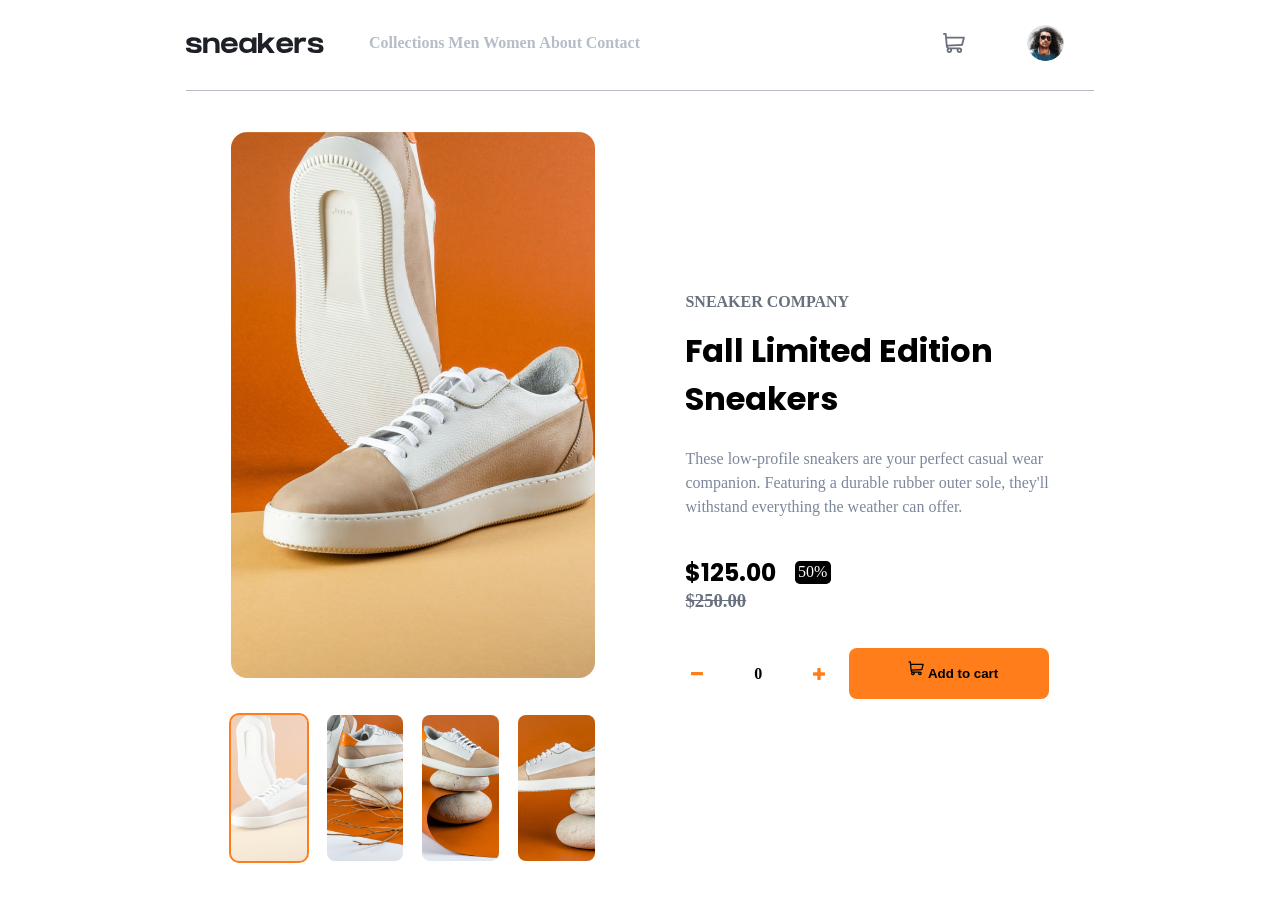
<file: index.html>
<!DOCTYPE html>
<html lang="en">
<head>
  <meta charset="UTF-8">
  <meta name="viewport" content="width=device-width, initial-scale=1.0"> <!-- displays site properly based on user's device -->

  <link rel="icon" type="image/png" sizes="32x32" href="./images/favicon-32x32.png">
  
  <title>Frontend Mentor | E-commerce product page</title>

  <!-- Feel free to remove these styles or customise in your own stylesheet 👍 -->
  <style>
    .attribution { font-size: 0.6875rem; text-align: center; }
    .attribution a { color: hsl(228, 45%, 44%); }
  </style>
  <link rel="stylesheet" href="./styles.css">
</head>
<body>
  <!-- modal -->
      <div class="modal-container">
          <div class="modal">
            <button class="modal-cross"><img class="svgcross" src="./images/icon-close.svg" alt="cross"></button>
            <div class="modal-buttons">
              <button class="modal-prev com"><img class="svgprev" src="./images/icon-previous.svg" alt="prev"></button>
              <button class="modal-next"><img class="svgnext" src="./images/icon-next.svg" alt="next"></button>
            </div>
            <div class="modal-select">
              <div class="modal-image1 sel"></div>
              <div class="modal-image2"></div>
              <div class="modal-image3"></div>
              <div class="modal-image4"></div>
            </div>
          </div>
      </div>
  <main>
    
    <header>
      <div class="left">
        <img src="./images/icon-menu.svg" alt="select">
        <div><img src="./images/logo.svg                                                                                 " alt=""></div>

      <div class="alt">
        <div class="altchild">
        <div class="close">
          <img src="./images/icon-close.svg" alt="close">
        </div>
        <ul class="select">
        <li>Collections</li>
        <li>Men</li>
        <li>Women</li>
        <li>About</li>
        <li>Contact</li>
      </ul>
        </div>
      <div class="shade"></div>
      </div>  

      </div>

      <ul class="right">
        <li id="right">
          <div class="cart">
            <img src="./images/icon-cart.svg" alt="cart">
            <!-- <span>3</span> -->
          </div>
          <div class="cartitems">
            <div><p>Cart</p></div>
            <div>
              <div class="show">
                <p>Your cart is empty</p>
                <div class="product">
                
                  <div class="product_quantity" >
                    <img src="./images/image-product-1-thumbnail.jpg" alt="product">
                    <div class="description"><p>Fall Limited Edition Sneakers</p><div class="pricecart"><p>$125.00</p>x <p>3</p><b>$375.00</b></div></div>
                    <img class="delete" src="./images/icon-delete.svg" alt="delete">
                  </div>
                  <button>Checkout</button>
                </div>
              </div>
            </div>
          </div>
        </li>
        <li><img class="avatar" src="./images/image-avatar.png" alt="avatar"></li>
      </ul>
    </header>

    <!-- mid -->
    <div class="mid">
      <!-- left -->
      <div class="mid-left">
        <!-- <img id="image" src="./images/image-product-1.jpg" alt=""> -->
        <div class="image">
        </div>    
          <!-- container -->
          <div class="container">
            <div class="pic def" style="background-image: url(./images/image-product-1.jpg);"></div>
            <div class="pic " style="background-image: url(./images/image-product-2.jpg);"></div>
            <div class="pic " style="background-image: url(./images/image-product-3.jpg);"></div>
            <div class="pic " style="background-image: url(./images/image-product-4.jpg);"></div>
            
          </div>
          <div class="buttons">
            <button class="prev"><img src="./images/icon-previous.svg" alt="move-left"></button>
            <button class="next"><img src="./images/icon-next.svg" alt="move-right"></button>
          </div>      
      </div>

      <!-- right -->
      <div class="mid-right">
        <div class="details">
          <p>SNEAKER COMPANY</p>
          <h1>Fall Limited Edition Sneakers</h1>
          <p>These low-profile sneakers are your perfect casual wear companion. Featuring a durable rubber outer sole, they'll withstand everything the weather can offer.</p>
        </div>
        
        <div class="price">
          <div><h2>$125.00</h2> <span class="discount">50%</span></div>
          <h3>$250.00</h3>
        </div>

        <div class="add-cart">
          <div class="quantity">
            <button class="minus"><img src="./images/icon-minus.svg" alt="minus"></button>
            <span>0</span>
            <button class="plus"><img src="./images/icon-plus.svg" alt="plus "></button>
          </div>
          <button class="submit"><img src="./images/icon-cart.svg" alt="">Add to cart</button>
      </div>
    </div>
    </div>
  </main>

  <!-- <footer class="attribution">
    Challenge by <a href="https://www.frontendmentor.io?ref=challenge">Frontend Mentor</a>. 
    Coded by <a href="#">Your Name Here</a>.
  </footer> -->
  <script src="./script.js"></script>
</body>
</html>
</file>
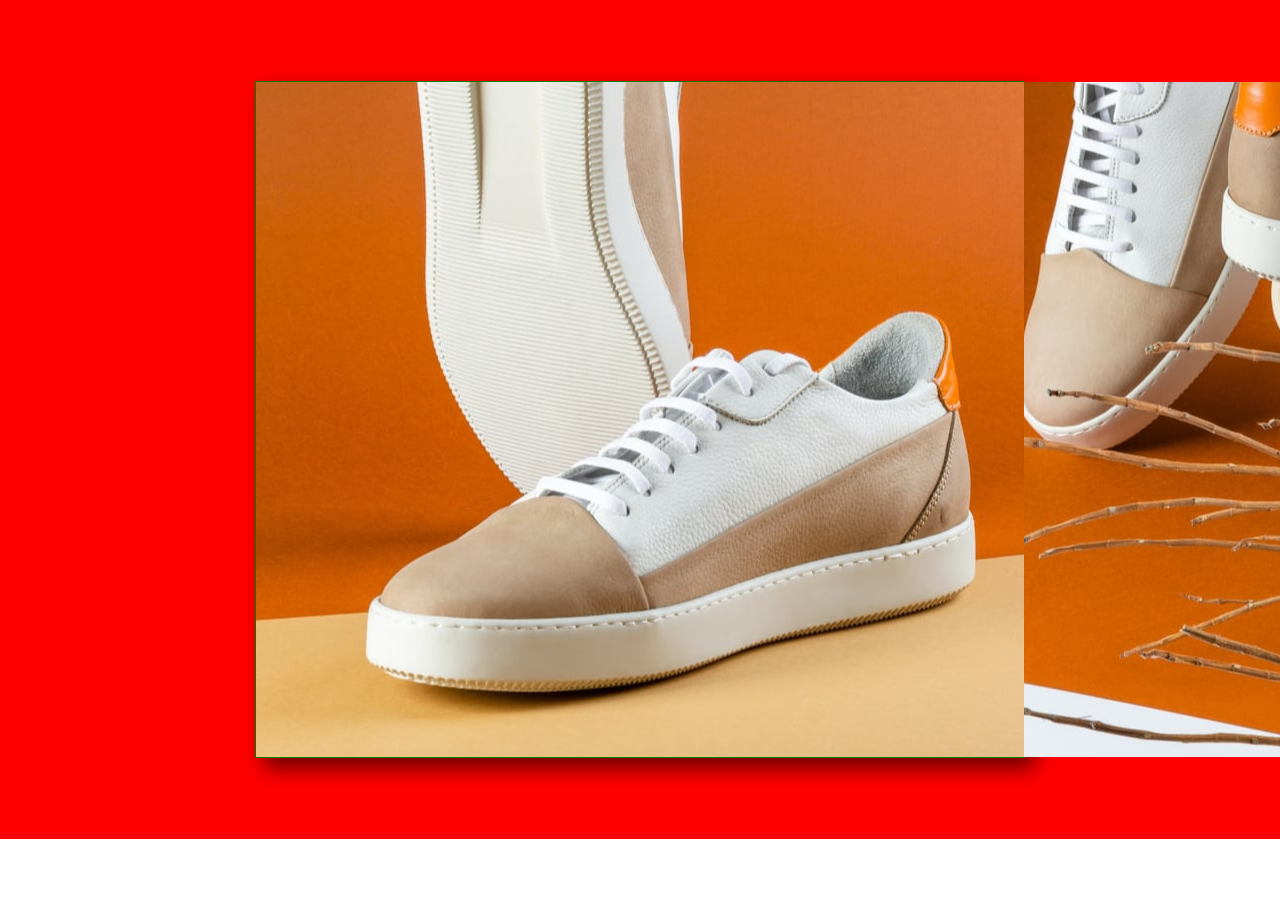
<file: slide.html>
<!DOCTYPE html>
<html lang="en">

<head>
    <meta charset="UTF-8">
    <meta name="viewport" content="width=device-width, initial-scale=1.0">
    <title>Document</title>
    <style>
        *{
            margin:0;
            padding:0;
        }
        .container{
            position: relative;
            border:1px solid red;
            background-color:red;
        }
        /* wrapper child of container */
        .container .wrapper{
            width:60vw;
            height:75vh;
            box-shadow: 10px 10px 20px rgba(0, 0, 0, 0.6);
            margin:5rem auto;
            border:1px solid green;
            background-color: green;
            /* overflow: hidden; */
        }
        /* holds images */
        .container .wrapper-holder{
            background-color: yellow;
            display: grid;
            grid-template-columns: repeat(4,100%);
            height:100%;
            width:100%;
            animation: slider 10s ease-in-out infinite alternate;
        }
        .container #slider-img-1{
            background-image: url(./images/image-product-1.jpg);
            background-position: center;
        }
        .container #slider-img-2{
            background-image: url(./images/image-product-2.jpg);
            background-position: center;
        }
        .container #slider-img-3{
            background-image: url(./images/image-product-4.jpg);
            background-position: center;
        }
        .container #slider-img-4{
            background-image: url(./images/image-product-1.jpg);
            background-position: center;
        }

        .container .button-holder .button{
            background-color: white;
            width:15px;
            height:15px;
            border-radius: 15px;
            display: inline-block;
            margin: .3rem;
        }
        .container .button-holder{
            position: absolute;
            left:45%;
            /* bottom:0%; */
        }
        @keyframes slider{
            0%{transform: translateX(0%);}
            10%{transform: translateX(-100%);}
            20%{transform: translateX(-100%);}
            30%{transform: translateX(-200%);}
            40%{transform: translateX(-200%);}
            50%{transform: translateX(-200%);}
            60%{transform: translateX(-300%);}
            70%{transform: translateX(-300%);}
            80%{transform: translateX(-300%);}
            /* 90%{transform: translateX(0%);} */
            /* 100%{transform: translateX(0%);} */
        }
    </style>
</head>

<body>
    <div class="container">
        <div class="wrapper">
            <!-- holds images -->
            <div class="wrapper-holder">
                <div id="slider-img-1"></div>
                <div id="slider-img-2"></div>
                <div id="slider-img-3"></div>
                <div id="slider-img-4"></div>
            </div>
        </div>
        <div class="button-holder">
            <a href="" class="button"></a>
            <a href="" class="button"></a>
            <a href="" class="button"></a>
            <a href="" class="button"></a>
        </div>
    </div>
</body>

</html>
</file>
<file: styles.css>
@import url('https://fonts.googleapis.com/css2?family=Inter:ital,opsz,wght@0,14..32,100..900;1,14..32,100..900&family=Kumbh+Sans:wght,YOPQ@100..900,300&display=swap');
@import url('https://fonts.googleapis.com/css2?family=Inter:ital,opsz,wght@0,14..32,100..900;1,14..32,100..900&family=Kumbh+Sans:wght,YOPQ@100..900,300&family=Poppins:ital,wght@0,100;0,200;0,300;0,400;0,500;0,600;0,700;0,800;0,900;1,100;1,200;1,300;1,400;1,500;1,600;1,700;1,800;1,900&display=swap');
/* Mobile */
@media screen and (max-width: 73.0625em) {
        html,body{
            padding:0;
            margin:0;
            
            font-style: normal;
        }
        *{
            font-family: "Inter", sans-serif;
        }
        body{
            width:100vw;
            /* height:100dvh; */
            padding-bottom:4rem;
            /* overflow: hidden; */
            /* background-color:green; */
        }
        main{
            height:100%;
            
        }
        header{
            display: flex;
            /* outline:1px solid red; */
            justify-content:center;
            gap:20%;
            height: 4rem;
            
            /* padding-top: 4%;
            padding-bottom:4%; */

        }
        .left{
            display: flex;
            justify-content:center;
            position: relative;
            gap:5%;
            align-items:center;
            outline:1px solid green;
            flex-basis:45%;
            /* height:5%; */
            justify-content: space-between;
        }
        h2{
            font-size:30px;
            margin:0;
            margin-bottom:0.375rem;
            font-weight:600;
            font-family: "Poppins", sans-serif;
        }
        .right{
            display: flex;
            justify-content:center;
            gap:20%;
            align-items:center;
            /* outline: 1px solid red; */
        }
        ul{
            margin:0;
            padding:0;
            /* display: none; */
        }
        li{
            list-style-type: none;
            margin:0;
            padding:0;
            /* outline:1px solid red;  */
        }
        .alt{
            padding:0;
            margin: 0;
            left:0;
            /* this fixed the issue */
            top:0;
            position: fixed;
            height:200dvh;
            /* display: flex; */
            display: none;
            
            width:100%;
            z-index: 1;
            /* border:12px solid red; */
            /* display:flex; */
            /* flex-shrink: 0; */
            /* aspect-ratio:1; */
        }
        .altchild{
            display: flex;
            box-sizing: border-box;
            flex-direction: column;
            padding-left:5%;
            padding-top: 5%;
            gap:3%;
            /* justify-items: center; */
            /* align-items:center; */
            /* padding-top: 4rem;
            padding-left:2rem; */
            background-color: hsl(0, 0%, 100%);
            flex-basis: 67%;


        }
        .altchild ul{
            /* margin-top:20%; */
            font-size:1.2rem;
            font-weight: 700;
        }
        .altchild li{
            line-height:3.2rem;
        }
        .shade{
            /* background-color: blue; */
            flex-basis:33%;
            background-color: hsl(0, 0%, 0%);
            opacity:0.7;
        }
        .right>li:last-of-type {
            flex-basis: 20%;
        }
        #right{
            position: relative;
        }
        .cart{
            position: relative;
        }
        .cart > span{
            position: absolute;
            background-color: hsl(26, 100%, 55%);
            border-radius: 50%;
            width:80%;
            text-align: center;
            font-size: 0.7rem;
            font-weight: 700;
            left:45%;
            color:white;
            top:-35%;
        }
       
        .cartitems{
            position: absolute;
            top:3.2rem;
            height:17rem;
            z-index: 1 ;
            border-radius:1rem;
            display: flex;
            flex-direction: column;
            width:97dvw;
            left:-18rem;
            background-color: white;
        }
        .cartitems > div:nth-child(1){
            display: flex;
            box-sizing: border-box;
            padding-left: 5%;
            align-items: center;
            position: relative;
            flex-basis:30%;
            border-bottom:1px solid hsl(220, 14%, 75%);
            /* background-color: green; */
        }
        .cartitems > div:nth-child(2){
            flex-basis:70%;
            /* border:1px solid green; */
            /* position:re lative; */
            /* 
            f index:-1;  */

            /* box-sizing: border-box; */
            /* padding-left: 5%; */
            /* display: flex;
            align-items: center;
            justify-content: center; */
            /* background-color: lightslategray; */
        }
        .cartitems > div:nth-child(1) > p{
            font-weight: 700;
            margin:0;
            font-size: 1.2rem;
        }
        /* .cartitems > div:nth-child(2) > p{
            color:red;
        } */
        .show{
            position:relative;
            height:100%;
            display: flex;
            justify-content: center;
            align-items: center;
            /* background-color:red; */
        }
        .show > p{
            margin:0;
            position: absolute;
            z-index:-1;
            font-weight: 700;
            color:hsl(219, 9%, 45%);
            /* top: 50%; */
            /* left: 50%; */
            /* transform: translate(-50%, -50%); */
            
            /* color:red; */
        }
        .product{
            background-color: hsl(0, 0%, 100%);
            /* display: flex; */
            flex-direction: column;
            height:100%;
            width:100%;
            display: flex;
            gap:6%;
            justify-content: center;
            align-items: center;
            flex-direction: column;
            border-radius:1rem; 
            /* background-color: green; */

        }
        .product > button{
            height:30%;
            width:90%;
            border-radius: 0.5rem;
            outline: none;
            border: 0;
            font-weight: 700;
            background-color: hsl(26, 100%, 55%);
            color: hsl(220, 13%, 13%);

        }
        .product > button:active{
            outline: none;
        }
        .product_quantity{
            display: flex;
            justify-content: center;
            gap:7%;
            align-items: center;
            /* border:1px solid red; */
            height: 40%;
            width:90%;
            /* background-color: orangered; */

        }
        .product_quantity > img:first-child{
            height:80%;
            /* min-height:0; */
            /* min-width:0; */
            /* display: block; */
            border-radius: 0.3rem;
            /* width:30%; */
            /* flex: 0 0 auto; */
            /* flex: 0 0 auto; */
            /* display: block; */
        }
        .product_quantity > div{
            display: flex;
            flex-direction: column;
            /* border:1px solid green; */
            gap:0.5rem;
        }
        .product_quantity >div  *{
            margin: 0;
        }
        .description p{
            color:hsl(219, 9%, 45%);
            font-weight: 400;
        }
        .description b{
            color:black;
        }

        .avatar{
            aspect-ratio: 1 / 1;
            width:100%;
        }
        .image{
            aspect-ratio: 1 / 0.8 ;
            width:100%;
            display:flex;
            justify-content:center;
            align-items: center;
            gap:70%;
        }
        .container{
            height:100%;
            /* position: relative; */
            width:100%;
            display: flex;
            /* outline:2px solid red;  */
            gap:20%;
            overflow:hidden;
        }
        .pic{
            flex:0 0 100%;
            /* position:absolute; */
            height:100%;
            width:100%;
            transition: 0.5s;
        }
        .container .pic:nth-child(1){
            background-position: center;
            background-size: cover;
            width:100%;
            height:100%;
        }
        .container .pic:nth-child(2){
            background-position: center;
            background-size: cover;
            width:100%;
            height:100%;
            /* left:120%; */
        }
        .container .pic:nth-child(3){
            background-position: center;
            background-size: cover;
            width:100%;
            /* left:120%; */
            height:100%;
        }
        .container .pic:nth-child(4){
            background-position: center;
            background-size: cover;
            width:100%;
            height:100%;
            /* left:240%; */
        }

        .buttons{
            /* border:1px solid red; */
            position: absolute;
            width:100%;
            display:flex;
            justify-content: space-around;
            gap:60%;
        }
        .buttons > button{
            /* outline:1px solid red; */
            width:10%;
            aspect-ratio: 1 / 1;
            display:flex;
            align-items: center;
            justify-content: center;
            border-radius:50%;
            background-color:white;
            padding:0;
            border:0;
        }
        .buttons > button > img{
            width:26%;
        }
        .mid-right{
            box-sizing: border-box;
            padding:1rem;
            display: flex;
            flex-direction: column;
            gap:1rem;
        }
        .details > p:first-of-type{
            font-weight: 600;
            font-size:0.8rem;
            letter-spacing:20%;
            color:hsl(219, 9%, 45%);
        }
        .details> p:last-of-type{
            line-height:1.6rem;
            color:hsl(219, 9%, 45%);
            font-weight:400;
        }
        .price{
            display: flex;
            justify-content: space-between;
        }
        .price > div{
            display: flex;
            align-items:center;
            justify-content:space-between;
            flex-basis:50%;
        } 
        .discount{
            background-color:hsl(0, 0%, 0%);
            color:hsl(0, 0%, 100%);
            padding:2% 4%;
            border-radius:14%;
            font-size: 0.8rem;
        }
        h3{
            font-size: 0.85rem;
            color:hsl(219, 9%, 45%);
            text-decoration:line-through;
        }
        .add-cart{
            display: flex;
            flex-direction: column;
            gap:1.5rem;
            
        }
        .quantity{
            display: flex;
            justify-content:space-between;
            align-items:center;
            box-sizing:border-box;
            padding:4% 8%;
            border-radius:0.6rem;
            background-color:hsl(220, 14%, 96%);
        }
        .quantity > span{
            font-weight: 700;
        }
        .quantity > button{
            width:10%;
            vertical-align: middle;
            aspect-ratio:1;
            display: flex;
            justify-content: center;
            align-items: center;
            background-color:hsl(220, 14%, 96%);
            border: 0;
        }
        .submit{
            display: flex;
            align-items:center;
            justify-content: center;
            gap:4%;
            aspect-ratio: 1 / 0.17;
            border-radius:1rem;
            /* box-shadow: none; */
            font-weight: 700;
            outline:none;
            border: 0;
            font-size: 1rem;
            background-color:hsl(26, 100%, 55%);
        }
        .submit:active {
            outline: none;
            box-shadow: rgba(0, 0, 0, 0.16) 0px 1px 4px, rgb(51, 51, 51) 0px 0px 0px 3px;
        }
        
        .submit >img{
            aspect-ratio:1 / 1;
            width:5%;
            outline: none;
        }
        .modal-container{
            display: hidden;
        }
}




/* Desktop */
@media screen and (min-width: 73.0625em) {
    
    html,body{
        margin:0;
        padding:0;
    }
    *{
        margin:0;
    }
    body{
        display: flex;
        justify-content: center;
        position: relative;
    }
    main{
       /* border:1px solid red; */
        width:71%;
        height:100vh;
    }
    header{
        display: flex;
        justify-content: space-between;
       /* border:1px solid yellowgreen; */
        height: 10%;
        border-bottom: 1px solid hsl(220, 14%, 75%) ;
    }
    .mid{
        height: 90%;
        display: flex;
        justify-content: center;
        align-items: center;
        gap:10%;
    }
    /* Modal */
    .modal-container{
        position:absolute;
        width:100%;
        height: 100%;
        z-index: 1;
        top:0;
        /* background-color: hsl(0, 0%, 0%);
        opacity:0.7; */
        background-color: hsla(0, 0%, 0%, 0.8);
        /* none to flex */
        display: none;
        justify-content: center;
        align-items: center;
    }
    .modal{
        width:30%;
        height:60%;
        z-index: 1;
     /* border:1px solid red; */
        position: relative;
        background-color: white;
        background-image: url("./images/image-product-1.jpg");
        background-position: center;
        background-size: cover;
        display: flex;
        align-items: center;
        justify-content: center;
        border-radius: 1rem;
    }
    .modal-cross{
        position:absolute;
        top:-8%;
        left:95%;
        display: flex;
        justify-content: center;
        align-items: center;
        width:6%;
        border: 0;
        outline: 0;
        /* background-color: hsla(0, 0%, 0%, 0.7); */
        background-color: hsla(0, 0%, 0%, 0);
    }
    .top{
        position: absolute;
    }
    .modal-cross:hover{
        cursor: pointer;
    }
    .modal-cross  svg:hover path{
        fill: hsl(26, 100%, 55%);
    }
    .avatar{
        aspect-ratio: 1;
        width:100%;
        /* border:1px solid red; */
        border-radius: 50%;
    }
    .avatar:hover{
        outline:0.15rem solid hsl(26, 100%, 55%);;
        cursor: pointer;
    }
    .modal-buttons{
        position:absolute;
       /* border:1px solid red; */
        width:110%;
        display: flex;
        align-items: center;
        /* gap:90%; */
        justify-content: space-between;
    }
    .modal-buttons > button{
        display: flex;
        justify-content: center;
        align-items: center;
        border-radius: 50%;
        height:3rem;
        border: 0;
        outline: 0;
        aspect-ratio: 1;
    }

    .modal-buttons button:hover svg path{
        stroke:hsl(26, 100%, 55%);
    }
    
    .modal-buttons svg{
       /* border:1px solid green; */

    }
    /* .modal-buttons > button > svg{
        height: 20%;
        width:30%;
        border:1px solid red;
    } */
    .modal-select{
        position:absolute;
       /* border:1px solid orangered; */
        height:20%;
        width:85%;
        top:105%;
        display: flex;
        justify-content: space-between;
    }
    .modal-select > div{
        height:100%;
        border-radius: 1rem;
        flex-basis:22%;
        border:1px solid red;
    }
    .modal-select > div:hover{
        background-color: hsla(0, 0%, 100%,45%);
        background-blend-mode: lighten; 
    }
    .sel{
        background-color: hsla(0, 0%, 100%,50%);
        background-blend-mode: lighten; 
    }

    .modal-image1{
        background-image: url("./images/image-product-1.jpg");
        background-size: cover;
        background-position: center;
    }
    .modal-image2{
        background-image: url("./images/image-product-2.jpg");
        background-size: cover;
        background-position: center;
    }
    .modal-image3{
        background-image: url("./images/image-product-3.jpg");
        background-size: cover;
        background-position: center;
    }
    .modal-image4{
        background-image: url("./images/image-product-4.jpg");
        background-size: cover;
        background-position: center;
    }

    .mid-left{
        flex-basis: 40%;
        height:90%;
       /* border:1px solid orangered; */
        display:flex;
        flex-direction:column;
        justify-content:space-between;

    }
    .image{
      /*
        width:100%;
        border:1px solid green;
        height:70%;
        background-image: url("./images/image-product-1.jpg");
        background-size: cover;
        background-position: center;
        position: relative; */
        border-radius: 1rem;
      /*  border: 1px solid green; */
        flex-basis:75%;
        background-image: url("./images/image-product-1.jpg");
        background-size: cover;
        background-position: center;
    }
    .image:hover{
        cursor: pointer;
    }
    .container{
      /* position: absolute; 
        border:1px solid  black;
        height:23%;7
        top:110%;
        width:100%;
        display: flex;
        justify-content: space-between; */
       /* border: 1px solid black; */
        flex-basis: 20%;
        width:100%;
        display: flex;
        justify-content: space-between;
    }
    .container div:hover{
        cursor: pointer;
        background-color: hsla(0, 0%, 100%,50%);
        background-blend-mode: lighten;
    }
    .pic{
        flex-basis:21%;
        border-radius: 0.5rem;
        background-size: cover;
        background-position: center;
    }
    .mid-right{
        flex-basis: 40%;
        height: 90%;
       /* border:1px solid green; */
        display: flex;
        flex-direction: column;
        justify-content: center;
        gap:5%;
        /* align-items: center;s */
    }
    .details{
      /*  border: 1px solid red; */
    }
    .details > h1{
        margin: 1rem 0 1.5rem 0;
    }
    .details > p:first-of-type{
        font-weight: 700;
        color: hsl(219, 9%, 45%);
    }
    .details > p:last-of-type{
        color: hsl(220, 14%, 55%);
        font-weight: 400;
        line-height: 150%;
    }
    .add-cart{
        display: flex;
      /*  border: 1px solid red; */
        align-items: center;
        justify-content: space-between;
        flex-basis:7%;
    }
    .quantity{
        flex-basis:40%;
        display: flex;
        align-items: center;
        height:100%;
        justify-content: space-between;
    }
    .quantity > button{
        display: flex;
        align-items: center;
        border:0;
        outline:0;
        cursor: pointer;
        background-color: hsl(0, 0%, 100%);
    }
    .quantity > button:first-child{
        height:40%;
    }
    .quantity span{
        font-weight: 700;
    }
    .submit{
        flex-basis: 55%;
        display: flex;
        justify-content: center;
        height: 100%;
        align-items: center;
        background-color: hsl(26, 100%, 55%);
        border: 0;
        outline:0;
        font-weight: 700;
        border-radius: 0.5rem;
    }
    .submit:hover{
      cursor: pointer;
      background-color:hsl(26,100%,70%);
    }
    .def{
        background-color: hsla(0, 0%, 100%,70%);
        background-blend-mode: lighten;
        outline:0.15rem solid  hsl(26, 100%, 55%);
    }
    .submit svg path{
      fill:hsl(0,0%,0%);
      transform-origin: center;
      transform:translate(15% , 10%) scale(0.7);
    } 
    .submit svg{
     /* height:20%; */
       width: 15%;
       height: 100%;
     /*  object-view-box: inset(0 0 10 10); */
    }
    h1{
        font-family: "Poppins", sans-serif;
        /* line-height:2.5rem; */
    }
    h3{
        text-decoration: line-through;
        color:hsl(219, 9%, 45%);
    }
    h2{
        font-weight: 700;
        font-family: "Poppins", sans-serif;
    }
    .price span{
        background-color: black;
        color:white;
        width:10%;
        text-align: center;
        height: 1.4rem;
        display: flex;
        justify-content: center;
        align-items: center;
        border-radius: 0.3rem;
    }
    .price{
        display: flex;
        flex-direction: column;
        gap:10%;
    }
    .price > div{
       /* border: 1px solid green; */
        display: flex;
        align-items: center;
        gap:5%;
    }
    .buttons{
        display: none;
    }
    .cart > img:hover{
            cursor: pointer;
    }

    /* cartitems */
    .cartitems{
        position: absolute;
        /* border: 1px solid red; */
        width:130%;
        height:322%;
        left:-25%;
        /* flex to none */
        display: none;
        border-radius: 0.5rem;
        flex-direction: column;
        box-shadow: rgb(38, 57, 77) 0px 20px 30px -10px;
    }
    /* 1st div */
    .cartitems > div:nth-child(1){
        /* border:1px solid green; */
        flex-basis: 20%;
        background-color: hsl(0, 0%, 100%);
        font-weight: 700;
        box-sizing: border-box;
        padding-left: 5%;
        display: flex;
        align-items: center;
        border-bottom: 1px solid hsl(220, 14%, 75%);
    }
    /* 2nd div */
    .cartitems > div:nth-child(2){
        /* background-color: black; */
        flex-basis: 80%;
    }
    .show{
        height: 100%;
        width:100%;
        background-color: hsl(0, 0%, 100%);
        position: relative;
        border-radius: 0.5rem;
        position: relative;
    }
    .show > p{
        position: absolute;
        /* z-index: 1; */
        top: 50%;
        left: 50%;
        border-radius: 0.5rem;
        transform: translate(-50%, -50%);
    }
    .product{
        /* flex to none */
        display: none;
        flex-direction: column;
        justify-content: center;
        align-items: center;
      /*  border:1px solid green; */
        position: relative;
        height:100%;
        width: 100%;
        /* z-index: 1; */
        border-radius: 0.5rem;
        gap:10%;
        background-color: hsl(0, 0%, 100%);
        /* background-color: red; */

    }
    .product > button{
        width:80%;
        height: 25%;
        outline:0;
        border:0;
        background-color: hsl(26, 100%, 55%);
        border-radius: 0.4rem;
        font-weight: 700;
    }
    .product > button:active{
        outline:0;
    }
    .product > button:hover{
        background-color: hsl(26, 100%, 70%);
        cursor: pointer;
    }
    .product_quantity{
        display: flex;
        justify-content:center;
        gap:5%;
        align-items: center;
        position: relative;
        /* z-index: 2; */
        height:40%;
        width: 100%;
        /* border:1px solid green; */
    }
    .product_quantity >img:nth-child(1){
        height:70%;
        width:15%;
        /* aspect-ratio: 1; */
        min-width:0;
        border-radius: 0.2rem;
        min-height:0;
    }
    .description{
        display: flex;
        flex-direction: column;
    }
    .description p{
        color:hsl(219, 9%, 45%);
        font-weight: 400;
        }
    .description b{
        color:black;
        }
    .description > div{
        display: flex;
        gap:3%;
        color:hsl(219, 9%, 45%);
        font-weight: 400;
    }

    .left > img{
        display: none;
    }
    .close{
        display: none;
    }
    
    li{
        list-style-type: none;
    }
    .left{
        display: flex;
        align-items: center;
        /* justify-content: space-between; */
        /* border:1px solid purple; */
        gap:10%;
        flex-basis: 50%;
        height: 100%;

    }
    .right{
        display: flex;
       /* border: 1px solid green; */
        flex-basis: 20%;
        justify-content: space-around;
        align-items: center;
        position: relative;
    }
    .right > li:last-child{
        flex-basis: 20%;
        /* border:1px solid red; */
    }
    .select{
        padding: 0;
        display: flex;
        height: 100%;
        /* border: 1px solid green; */
        justify-content: space-between;
        /* flex-basis: 60%; */
    }
    .select li{
        /* border: 1px solid red; */
        height: 95%;
        display: flex;
        align-items: center;
        font-weight: 700;
        color:hsl(220, 14%, 75%);
    }
    .select li:hover{
        border-bottom: 0.3rem solid hsl(26, 100%, 55%);
        color:hsl(219, 9%, 45%);
        cursor: pointer;
    }
    .alt{
        /* border: 1px solid green; */
        height: 100%;
        flex-basis: 60%;
    }
    .altchild{
        height:100%;
        /* border:1px solid green; */
    }
    .delete:hover{
       cursor: pointer;
    }

}
</file>
